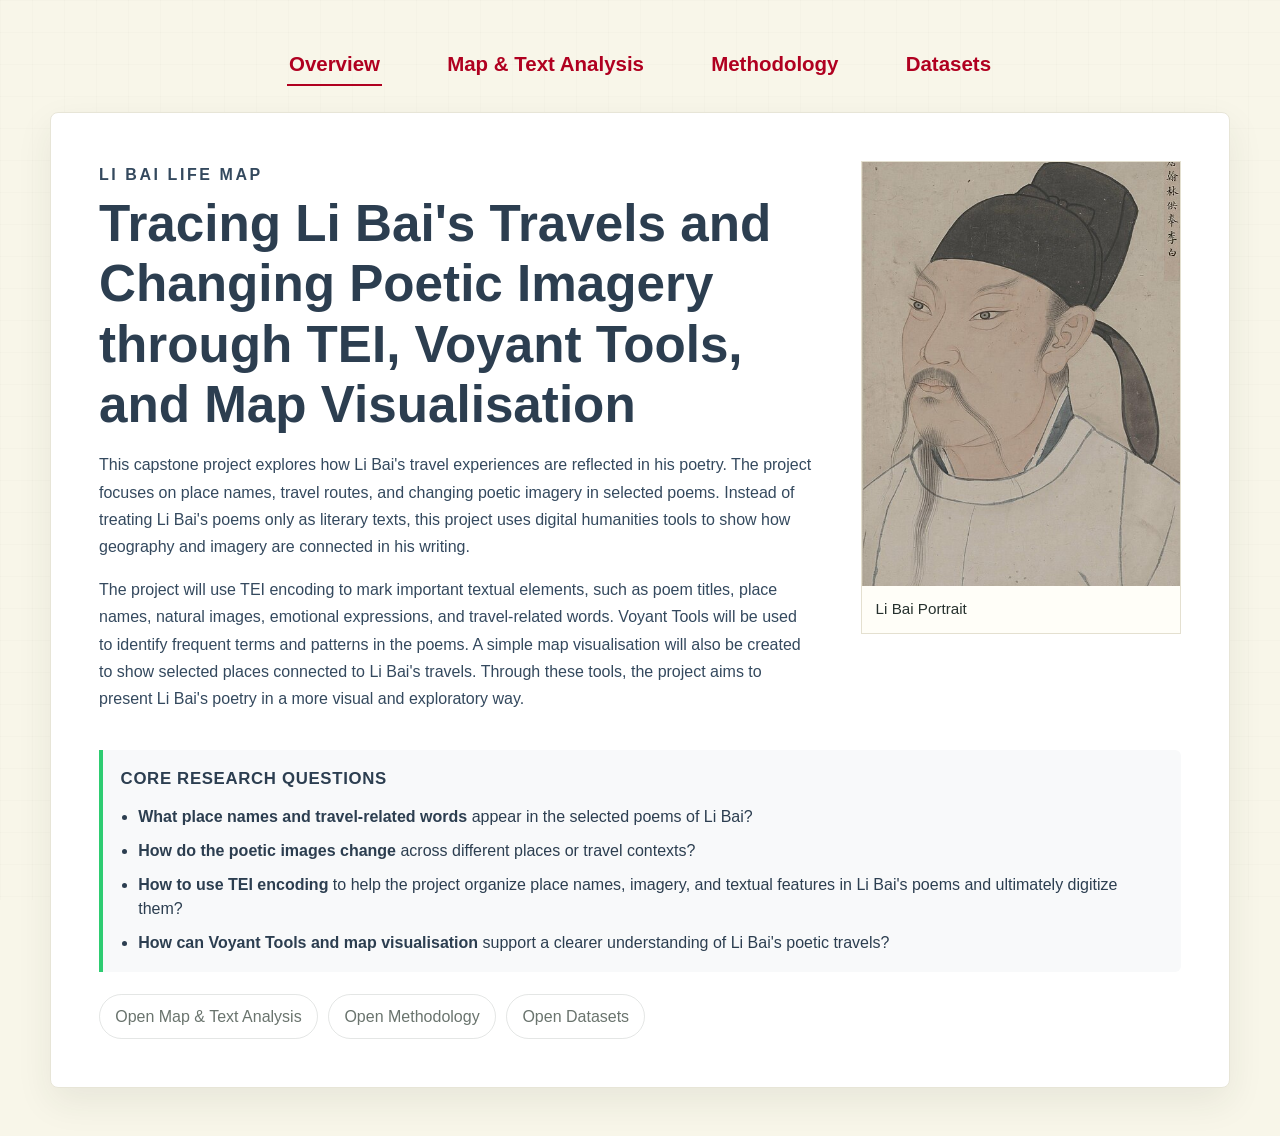
<file: index.html>
<!doctype html>
<html lang="en">
<head>
  <meta charset="utf-8">
  <meta name="viewport" content="width=device-width, initial-scale=1">
  <meta name="description" content="Project overview, Li Bai introduction, and research questions for the Li Bai Life Map.">
  <title>Li Bai Life Map</title>
  <link rel="icon" href="assets/icons/marker.svg" type="image/svg+xml">
  <link rel="stylesheet" href="css/main.css">
  <link rel="stylesheet" href="css/layout.css">
  <link rel="stylesheet" href="css/component.css">
</head>
<body data-theme="light" class="standalone-page">
  <div class="standalone-shell">
    <header class="standalone-nav">
      <a aria-current="page" href="index.html">Overview</a>
      <a href="map.html">Map & Text Analysis</a>
      <a href="methodology.html">Methodology</a>
      <a href="datasets.html">Datasets</a>
    </header>

    <main class="standalone-main">
      <section class="standalone-card overview-page">
        <div class="overview-layout">
          <article class="overview-copy">
            <p class="eyebrow">Li Bai Life Map</p>
            <h1>Tracing Li Bai's Travels and Changing Poetic Imagery through TEI, Voyant Tools, and Map Visualisation</h1>
            <p>
              This capstone project explores how Li Bai's travel experiences are reflected in his poetry. The project focuses on place names, travel routes, and changing poetic imagery in selected poems. Instead of treating Li Bai's poems only as literary texts, this project uses digital humanities tools to show how geography and imagery are connected in his writing.
            </p>
            <p>
              The project will use TEI encoding to mark important textual elements, such as poem titles, place names, natural images, emotional expressions, and travel-related words. Voyant Tools will be used to identify frequent terms and patterns in the poems. A simple map visualisation will also be created to show selected places connected to Li Bai's travels. Through these tools, the project aims to present Li Bai's poetry in a more visual and exploratory way.
            </p>
          </article>

          <figure class="overview-portrait">
            <img src="assets/images/libai-portrait.jpg" alt="Li Bai portrait">
            <figcaption>Li Bai Portrait</figcaption>
          </figure>
        </div>

        <section class="research-questions-panel" aria-labelledby="researchQuestionsTitle">
          <h2 id="researchQuestionsTitle">Core Research Questions</h2>
          <ul>
            <li><strong>What place names and travel-related words</strong> appear in the selected poems of Li Bai?</li>
            <li><strong>How do the poetic images change</strong> across different places or travel contexts?</li>
            <li><strong>How to use TEI encoding</strong> to help the project organize place names, imagery, and textual features in Li Bai's poems and ultimately digitize them?</li>
            <li><strong>How can Voyant Tools and map visualisation</strong> support a clearer understanding of Li Bai's poetic travels?</li>
          </ul>
        </section>

        <nav class="page-actions" aria-label="Page navigation">
          <a class="ghost-button" href="map.html">Open Map & Text Analysis</a>
          <a class="ghost-button" href="methodology.html">Open Methodology</a>
          <a class="ghost-button" href="datasets.html">Open Datasets</a>
        </nav>
      </section>
    </main>
  </div>
</body>
</html>
</file>
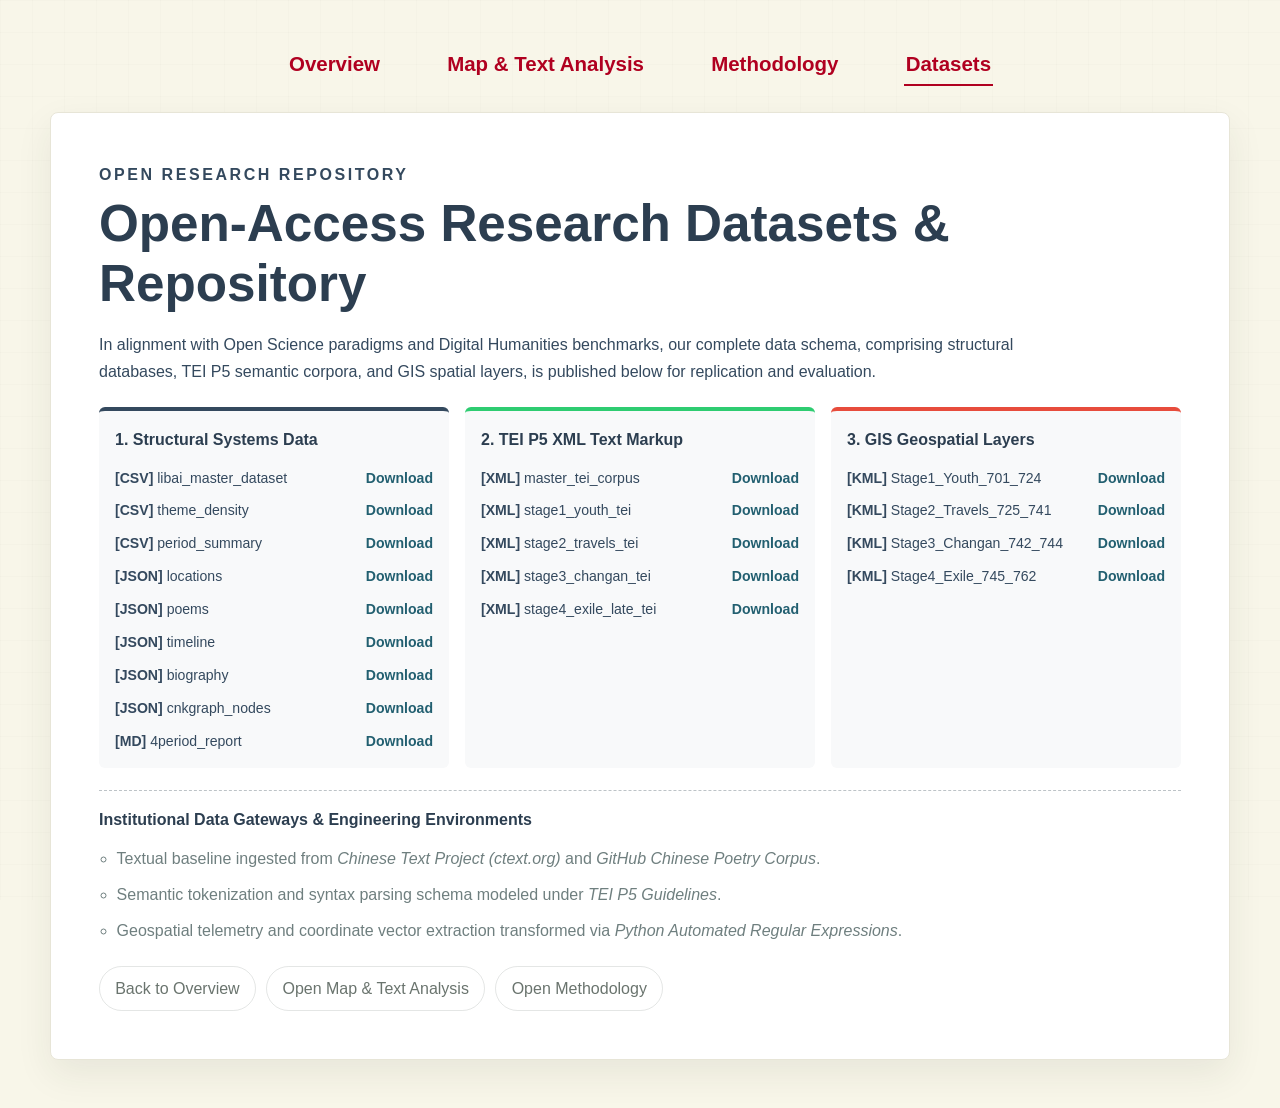
<file: datasets.html>
<!doctype html>
<html lang="en">
<head>
  <meta charset="utf-8">
  <meta name="viewport" content="width=device-width, initial-scale=1">
  <meta name="description" content="Open-access research datasets and repository for the Li Bai Life Map.">
  <title>Research Datasets | Li Bai Life Map</title>
  <link rel="icon" href="assets/icons/marker.svg" type="image/svg+xml">
  <link rel="stylesheet" href="css/main.css">
  <link rel="stylesheet" href="css/layout.css">
  <link rel="stylesheet" href="css/component.css">
</head>
<body data-theme="light" class="standalone-page">
  <div class="standalone-shell">
    <header class="standalone-nav">
      <a href="index.html">Overview</a>
      <a href="map.html">Map & Text Analysis</a>
      <a href="methodology.html">Methodology</a>
      <a aria-current="page" href="datasets.html">Datasets</a>
    </header>

    <main class="standalone-main">
      <section class="standalone-card datasets-page">
        <p class="eyebrow">Open Research Repository</p>
        <h1>Open-Access Research Datasets & Repository</h1>
        <p>
          In alignment with Open Science paradigms and Digital Humanities benchmarks, our complete data schema, comprising structural databases, TEI P5 semantic corpora, and GIS spatial layers, is published below for replication and evaluation.
        </p>

        <div class="sources-grid">
          <article class="dataset-column">
            <h2>1. Structural Systems Data</h2>
            <ul>
              <li><span><b>[CSV]</b> libai_master_dataset</span><a href="data/libai_master_dataset.csv" download>Download</a></li>
              <li><span><b>[CSV]</b> theme_density</span><a href="data/libai_4period_theme_density.csv" download>Download</a></li>
              <li><span><b>[CSV]</b> period_summary</span><a href="data/libai_4period_summary.csv" download>Download</a></li>
              <li><span><b>[JSON]</b> locations</span><a href="data/locations.json" download>Download</a></li>
              <li><span><b>[JSON]</b> poems</span><a href="data/poems.json" download>Download</a></li>
              <li><span><b>[JSON]</b> timeline</span><a href="data/timeline.json" download>Download</a></li>
              <li><span><b>[JSON]</b> biography</span><a href="data/biography.json" download>Download</a></li>
              <li><span><b>[JSON]</b> cnkgraph_nodes</span><a href="data/cnkgraph-like-libai.json" download>Download</a></li>
              <li><span><b>[MD]</b> 4period_report</span><a href="data/libai_4period_report.md" download>Download</a></li>
            </ul>
          </article>

          <article class="dataset-column tei-column">
            <h2>2. TEI P5 XML Text Markup</h2>
            <ul>
              <li><span><b>[XML]</b> master_tei_corpus</span><a href="data/libai_4period_tei_corpus.xml" download>Download</a></li>
              <li><span><b>[XML]</b> stage1_youth_tei</span><a href="data/stage1-youth_tei.xml" download>Download</a></li>
              <li><span><b>[XML]</b> stage2_travels_tei</span><a href="data/stage2-travels_tei.xml" download>Download</a></li>
              <li><span><b>[XML]</b> stage3_changan_tei</span><a href="data/stage3-changan_tei.xml" download>Download</a></li>
              <li><span><b>[XML]</b> stage4_exile_late_tei</span><a href="data/stage4-exile-late_tei.xml" download>Download</a></li>
            </ul>
          </article>

          <article class="dataset-column gis-column">
            <h2>3. GIS Geospatial Layers</h2>
            <ul>
              <li><span><b>[KML]</b> Stage1_Youth_701_724</span><a href="data/Stage1_Youth_701_724.kml" download>Download</a></li>
              <li><span><b>[KML]</b> Stage2_Travels_725_741</span><a href="data/Stage2_Travels_725_741.kml" download>Download</a></li>
              <li><span><b>[KML]</b> Stage3_Changan_742_744</span><a href="data/Stage3_Changan_742_744.kml" download>Download</a></li>
              <li><span><b>[KML]</b> Stage4_Exile_745_762</span><a href="data/Stage4_Exile_745_762.kml" download>Download</a></li>
            </ul>
          </article>
        </div>

        <section class="academic-sources">
          <h2>Institutional Data Gateways & Engineering Environments</h2>
          <ul>
            <li>Textual baseline ingested from <em>Chinese Text Project (ctext.org)</em> and <em>GitHub Chinese Poetry Corpus</em>.</li>
            <li>Semantic tokenization and syntax parsing schema modeled under <em>TEI P5 Guidelines</em>.</li>
            <li>Geospatial telemetry and coordinate vector extraction transformed via <em>Python Automated Regular Expressions</em>.</li>
          </ul>
        </section>

        <nav class="page-actions" aria-label="Page navigation">
          <a class="ghost-button" href="index.html">Back to Overview</a>
          <a class="ghost-button" href="map.html">Open Map & Text Analysis</a>
          <a class="ghost-button" href="methodology.html">Open Methodology</a>
        </nav>
      </section>
    </main>
  </div>
</body>
</html>
</file>
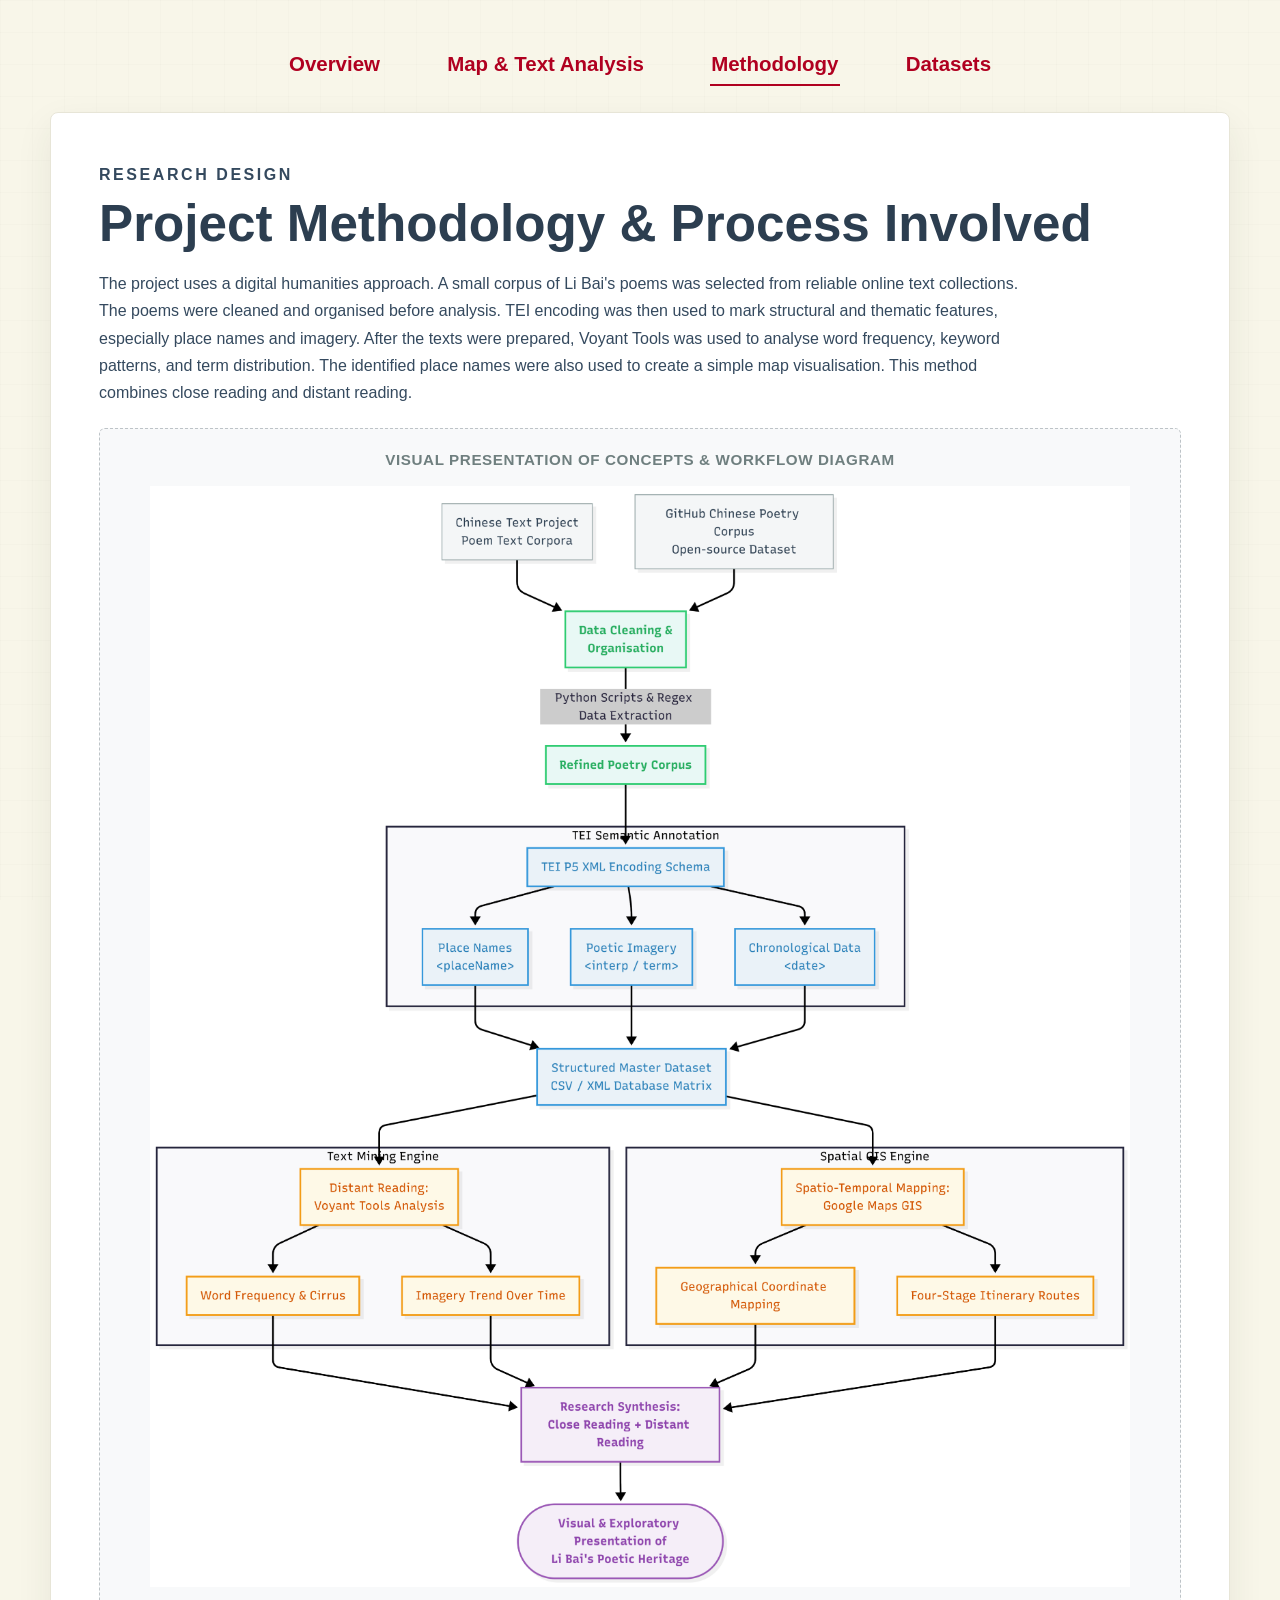
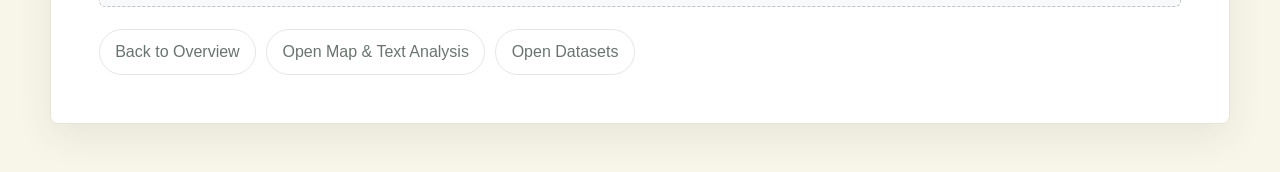
<file: methodology.html>
<!doctype html>
<html lang="en">
<head>
  <meta charset="utf-8">
  <meta name="viewport" content="width=device-width, initial-scale=1">
  <meta name="description" content="Project methodology and workflow for the Li Bai Life Map.">
  <title>Project Methodology | Li Bai Life Map</title>
  <link rel="icon" href="assets/icons/marker.svg" type="image/svg+xml">
  <link rel="stylesheet" href="css/main.css">
  <link rel="stylesheet" href="css/layout.css">
  <link rel="stylesheet" href="css/component.css">
</head>
<body data-theme="light" class="standalone-page">
  <div class="standalone-shell">
    <header class="standalone-nav">
      <a href="index.html">Overview</a>
      <a href="map.html">Map & Text Analysis</a>
      <a aria-current="page" href="methodology.html">Methodology</a>
      <a href="datasets.html">Datasets</a>
    </header>

    <main class="standalone-main">
      <section class="standalone-card methodology-page">
        <p class="eyebrow">Research Design</p>
        <h1>Project Methodology & Process Involved</h1>
        <p>
          The project uses a digital humanities approach. A small corpus of Li Bai's poems was selected from reliable online text collections. The poems were cleaned and organised before analysis. TEI encoding was then used to mark structural and thematic features, especially place names and imagery. After the texts were prepared, Voyant Tools was used to analyse word frequency, keyword patterns, and term distribution. The identified place names were also used to create a simple map visualisation. This method combines close reading and distant reading.
        </p>

        <div class="workflow-presentation">
          <h2>Visual Presentation of Concepts & Workflow Diagram</h2>
          <img src="assets/images/workflow-diagram.png" alt="Research Process Workflow Diagram">
        </div>

        <nav class="page-actions" aria-label="Page navigation">
          <a class="ghost-button" href="index.html">Back to Overview</a>
          <a class="ghost-button" href="map.html">Open Map & Text Analysis</a>
          <a class="ghost-button" href="datasets.html">Open Datasets</a>
        </nav>
      </section>
    </main>
  </div>
</body>
</html>
</file>
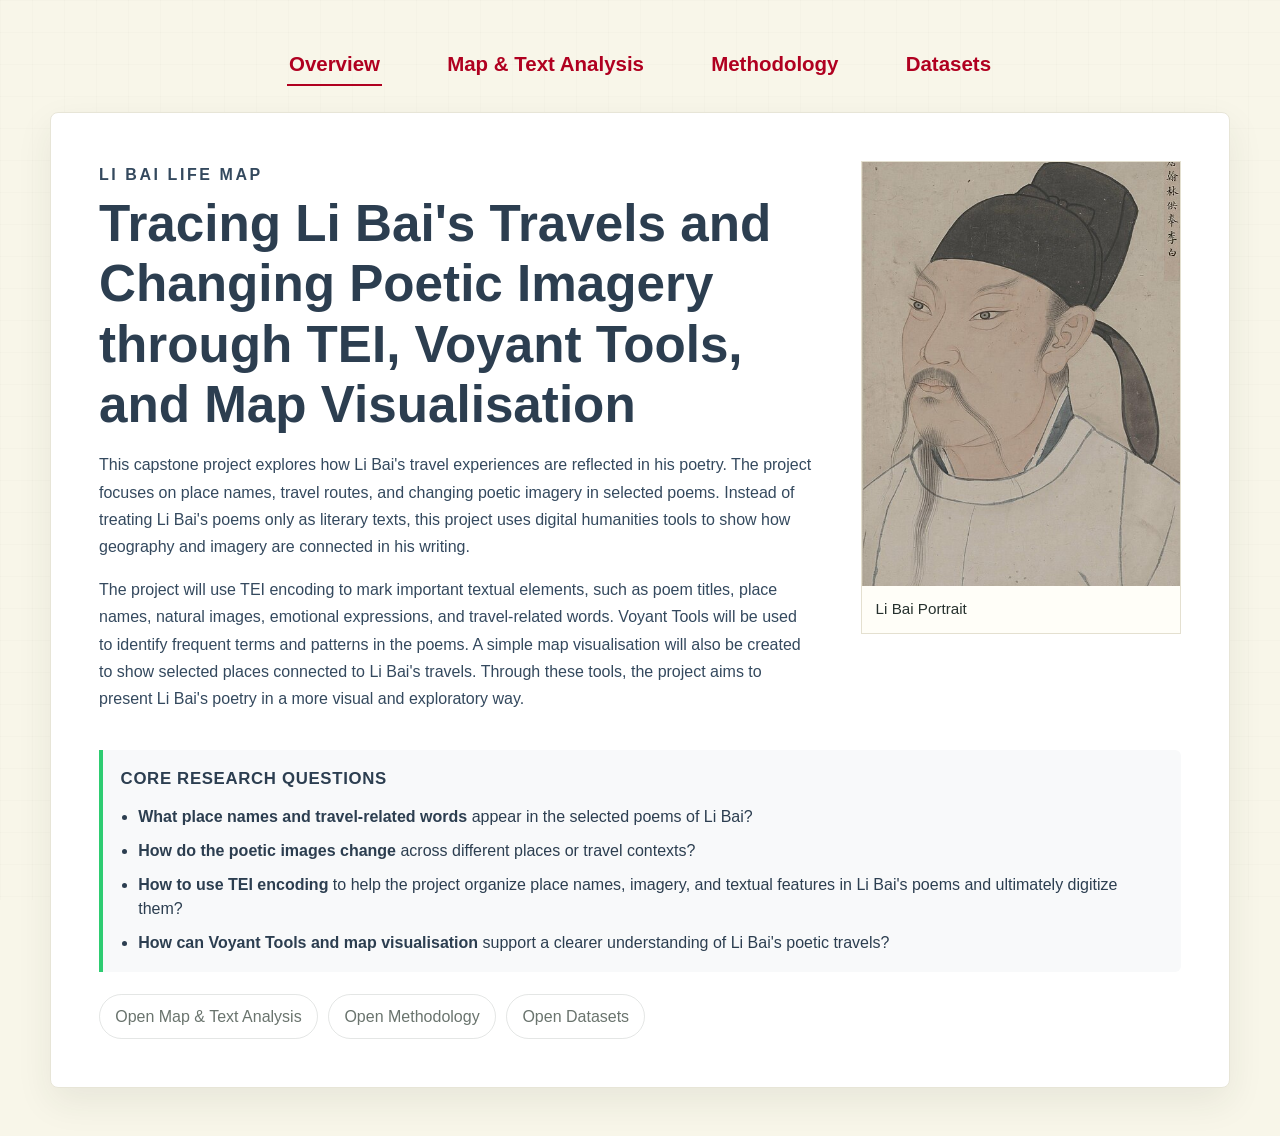
<file: overview.html>
<!doctype html>
<html lang="en">
<head>
  <meta charset="utf-8">
  <meta name="viewport" content="width=device-width, initial-scale=1">
  <meta http-equiv="refresh" content="0; url=index.html">
  <title>Overview | Li Bai Life Map</title>
  <link rel="canonical" href="index.html">
</head>
<body>
  <p><a href="index.html">Open the Li Bai Life Map overview.</a></p>
</body>
</html>
</file>
<file: css/main.css>
:root {
  color-scheme: light;
  --font-sans: "Microsoft YaHei", "PingFang SC", "Noto Sans SC", Arial, sans-serif;
  --font-serif: "STKaiti", "KaiTi", "Songti SC", serif;
  --bg: #f5f3ee;
  --bg-soft: #fbfaf7;
  --surface: rgba(255, 255, 255, 0.86);
  --surface-solid: #ffffff;
  --surface-muted: #f0eee8;
  --text: #27312f;
  --text-soft: #6a746e;
  --text-faint: #9aa29c;
  --primary: #225f70;
  --primary-strong: #164b59;
  --primary-soft: #dbecef;
  --accent: #b88746;
  --accent-soft: #f3e5cf;
  --danger: #a6523f;
  --success: #537b55;
  --border: rgba(39, 49, 47, 0.12);
  --shadow-sm: 0 8px 24px rgba(36, 45, 42, 0.08);
  --shadow-md: 0 16px 42px rgba(36, 45, 42, 0.14);
  --shadow-lg: 0 26px 80px rgba(36, 45, 42, 0.22);
  --radius-sm: 8px;
  --radius: 14px;
  --radius-lg: 24px;
  --header-height: 78px;
  --ease: cubic-bezier(0.22, 1, 0.36, 1);
}

[data-theme="dark"] {
  color-scheme: dark;
  --bg: #111817;
  --bg-soft: #15201e;
  --surface: rgba(24, 33, 31, 0.88);
  --surface-solid: #1b2624;
  --surface-muted: #263330;
  --text: #e9ece7;
  --text-soft: #b2bcb6;
  --text-faint: #808c85;
  --primary: #78b6c4;
  --primary-strong: #9cd4de;
  --primary-soft: rgba(120, 182, 196, 0.16);
  --accent: #d2a765;
  --accent-soft: rgba(210, 167, 101, 0.16);
  --danger: #d87964;
  --success: #8ebf8f;
  --border: rgba(233, 236, 231, 0.14);
  --shadow-sm: 0 8px 24px rgba(0, 0, 0, 0.2);
  --shadow-md: 0 16px 42px rgba(0, 0, 0, 0.28);
  --shadow-lg: 0 26px 80px rgba(0, 0, 0, 0.38);
}

* {
  box-sizing: border-box;
}

html {
  scroll-behavior: smooth;
}

body {
  margin: 0;
  min-width: 320px;
  background:
    radial-gradient(circle at 14% 10%, rgba(184, 135, 70, 0.13), transparent 28rem),
    radial-gradient(circle at 86% 6%, rgba(34, 95, 112, 0.14), transparent 30rem),
    linear-gradient(180deg, var(--bg-soft), var(--bg));
  color: var(--text);
  font-family: var(--font-sans);
  line-height: 1.6;
}

body::before {
  position: fixed;
  inset: 0;
  z-index: -1;
  pointer-events: none;
  content: "";
  opacity: 0.42;
  background-image:
    linear-gradient(rgba(39, 49, 47, 0.035) 1px, transparent 1px),
    linear-gradient(90deg, rgba(39, 49, 47, 0.035) 1px, transparent 1px);
  background-size: 32px 32px;
}

a {
  color: inherit;
  text-decoration: none;
}

button,
input,
select {
  font: inherit;
}

button {
  cursor: pointer;
}

button:disabled {
  cursor: not-allowed;
  opacity: 0.58;
}

img {
  display: block;
  max-width: 100%;
}

::selection {
  color: #fff;
  background: var(--primary);
}

.eyebrow {
  margin: 0 0 0.35rem;
  color: var(--accent);
  font-size: 0.72rem;
  font-weight: 700;
  letter-spacing: 0.16em;
  text-transform: uppercase;
}

.section-heading {
  display: grid;
  gap: 0.15rem;
  margin-bottom: 1.1rem;
}

.section-heading h2,
.panel-toolbar h2 {
  margin: 0;
  font-family: var(--font-serif);
  font-size: clamp(1.45rem, 2.4vw, 2.1rem);
  letter-spacing: 0.04em;
}

.section-heading p:last-child {
  margin: 0;
  color: var(--text-soft);
}

.app-shell {
  min-height: 100vh;
}

.site-header,
.site-footer,
.hero-panel,
.workspace-grid,
.timeline-section,
.biography-section {
  width: min(1500px, calc(100% - 32px));
  margin-inline: auto;
}
</file>
<file: css/layout.css>
.site-header {
  position: sticky;
  top: 12px;
  z-index: 50;
  display: grid;
  grid-template-columns: auto 1fr auto;
  gap: 1.25rem;
  align-items: center;
  height: var(--header-height);
  margin-top: 12px;
  padding: 0.75rem 1rem;
  border: 1px solid var(--border);
  border-radius: var(--radius-lg);
  background: var(--surface);
  box-shadow: var(--shadow-sm);
  backdrop-filter: blur(18px);
}

.brand {
  display: inline-flex;
  gap: 0.75rem;
  align-items: center;
  min-width: max-content;
}

.brand-mark {
  display: grid;
  width: 48px;
  height: 48px;
  place-items: center;
  border: 1px solid rgba(184, 135, 70, 0.46);
  border-radius: 16px;
  color: #fff;
  background: linear-gradient(135deg, var(--primary), var(--accent));
  box-shadow: inset 0 1px 0 rgba(255, 255, 255, 0.24);
  font-family: var(--font-serif);
  font-size: 1.6rem;
}

.brand-text {
  display: grid;
  line-height: 1.2;
}

.brand-text strong {
  font-family: var(--font-serif);
  font-size: 1.2rem;
  letter-spacing: 0.08em;
}

.brand-text small {
  color: var(--text-soft);
  font-size: 0.75rem;
}

.top-nav {
  display: flex;
  justify-content: center;
  gap: 0.4rem;
}

.top-nav a {
  padding: 0.55rem 0.85rem;
  border-radius: 999px;
  color: var(--text-soft);
  transition: color 180ms var(--ease), background 180ms var(--ease);
}

.top-nav a:hover {
  color: var(--primary-strong);
  background: var(--primary-soft);
}

.header-actions,
.hero-actions,
.toolbar-group {
  display: flex;
  gap: 0.65rem;
  align-items: center;
}

.main-view {
  display: grid;
  gap: 1rem;
  padding-block: 1rem 2rem;
}

.hero-panel {
  display: grid;
  grid-template-columns: minmax(0, 1fr) 390px;
  gap: 1rem;
  align-items: stretch;
}

.hero-copy,
.summary-card,
.timeline-section,
.biography-section {
  border: 1px solid var(--border);
  border-radius: var(--radius-lg);
  background: var(--surface);
  box-shadow: var(--shadow-sm);
  backdrop-filter: blur(18px);
}

.hero-copy {
  position: relative;
  overflow: hidden;
  min-height: 260px;
  padding: clamp(1.3rem, 3vw, 2.2rem);
}

.hero-copy::after {
  position: absolute;
  right: -7rem;
  bottom: -11rem;
  width: 28rem;
  height: 28rem;
  border-radius: 50%;
  content: "";
  background: radial-gradient(circle, rgba(184, 135, 70, 0.20), transparent 62%);
}

.hero-copy h1 {
  position: relative;
  z-index: 1;
  max-width: 760px;
  margin: 0;
  font-family: var(--font-serif);
  font-size: clamp(2rem, 5vw, 4.5rem);
  line-height: 1.1;
  letter-spacing: 0.06em;
}

.hero-intro {
  position: relative;
  z-index: 1;
  max-width: 740px;
  margin: 1rem 0 1.4rem;
  color: var(--text-soft);
  font-size: 1rem;
}

.summary-card {
  padding: 1.1rem;
}

.workspace-grid {
  display: grid;
  grid-template-columns: 76px minmax(0, 1fr) 420px;
  gap: 1rem;
  align-items: start;
}

.left-rail {
  position: sticky;
  top: calc(var(--header-height) + 28px);
  display: grid;
  gap: 0.65rem;
  padding: 0.65rem;
  border: 1px solid var(--border);
  border-radius: var(--radius-lg);
  background: var(--surface);
  box-shadow: var(--shadow-sm);
  backdrop-filter: blur(18px);
}

.map-column,
.detail-column {
  min-width: 0;
}

.detail-column {
  position: sticky;
  top: calc(var(--header-height) + 28px);
  display: grid;
  gap: 1rem;
}

.timeline-section,
.biography-section {
  padding: clamp(1rem, 2.4vw, 1.5rem);
}

.timeline-tools {
  display: grid;
  grid-template-columns: minmax(260px, 420px) 1fr;
  gap: 1rem;
  align-items: center;
  margin-bottom: 1rem;
}

.chapter-grid {
  display: grid;
  grid-template-columns: repeat(5, minmax(0, 1fr));
  gap: 0.85rem;
}

.site-footer {
  display: flex;
  justify-content: space-between;
  gap: 1rem;
  padding: 1rem 0 1.8rem;
  color: var(--text-soft);
  font-size: 0.85rem;
}

@media (max-width: 1180px) {
  .workspace-grid {
    grid-template-columns: 64px minmax(0, 1fr);
  }

  .detail-column {
    position: static;
    grid-column: 2;
  }

  .chapter-grid {
    grid-template-columns: repeat(3, minmax(0, 1fr));
  }
}

.chronicle-shell {
  min-height: 100vh;
  overflow: visible;
  background: #faf9ed;
}

.breadcrumb-bar {
  display: flex;
  gap: clamp(1.4rem, 5vw, 5rem);
  align-items: center;
  justify-content: center;
  min-height: 96px;
  padding: 0 1.5rem;
  border-bottom: 1px solid #f0ece2;
  background: #fff;
  color: #b00020;
  font-size: clamp(1rem, 1.8vw, 1.28rem);
  font-weight: 700;
  overflow-x: auto;
  white-space: nowrap;
}

.breadcrumb-bar a {
  position: relative;
  padding: 0.8rem 0.1rem;
  color: #b00020;
  font-weight: 700;
  text-decoration: none;
}

.breadcrumb-bar a::after {
  content: "";
  position: absolute;
  left: 0;
  right: 0;
  bottom: 0.48rem;
  height: 2px;
  background: currentColor;
  opacity: 0;
  transform: scaleX(0.5);
  transition: opacity 180ms var(--ease), transform 180ms var(--ease);
}

.breadcrumb-bar a:hover::after,
.breadcrumb-bar a:focus-visible::after,
.breadcrumb-bar a[aria-current="page"]::after {
  opacity: 1;
  transform: scaleX(1);
}

.breadcrumb-bar a[aria-current="page"] {
  color: #8f001c;
}

.breadcrumb-bar sub,
.breadcrumb-bar .muted {
  color: #7d8990;
  font-weight: 400;
}

.theme-mini {
  margin-left: 0;
  border-color: #ead7dc;
  color: #b00020;
  background: #fff;
}

.breadcrumb-bar .theme-mini + .theme-mini {
  margin-left: calc(clamp(1.4rem, 5vw, 5rem) * -0.8);
}

.chronicle-shell > .methodology-module,
.chronicle-shell > .sources-module {
  display: none;
}

.chronicle-view {
  display: grid;
  grid-template-columns: minmax(0, 1fr) 420px;
  gap: 18px;
  align-items: start;
  width: min(1720px, calc(100% - 32px));
  margin: 0 auto;
  padding: 18px 0 32px;
  background: #fbfaee;
}

.module-block {
  position: relative;
  min-width: 0;
  isolation: isolate;
}

.poet-intro {
  z-index: 20;
  display: grid;
  grid-template-columns: minmax(0, 1fr) 260px;
  gap: 1.2rem;
  grid-column: 1;
  grid-row: 1;
  align-items: start;
  padding: 1.1rem 1.2rem;
  border: 1px solid #e7e5d7;
  background: #fffef8;
}

.poet-copy {
  color: #1f2d2b;
  font-size: 1.05rem;
  line-height: 2.05;
}

.poet-copy h1 {
  margin: 0 0 0.45rem;
  color: #1f2d2b;
  font-family: "KaiTi", "STKaiti", serif;
  font-size: 2.2rem;
  letter-spacing: 0.08em;
}

.poet-copy p {
  margin: 0 0 0.72rem;
  text-indent: 2em;
}

.poet-portrait {
  margin: 0;
  border: 1px solid #e2ddca;
  background: #f7f0d8;
}

.poet-portrait img {
  width: 100%;
  aspect-ratio: 3 / 4;
  object-fit: cover;
  object-position: center top;
}

.poet-portrait figcaption {
  padding: 0.55rem 0.7rem;
  border-top: 1px solid #e2ddca;
  color: #3e4742;
  background: #fffef8;
  font-size: 0.95rem;
}

.map-module {
  z-index: 10;
  display: block;
  grid-column: 1;
  grid-row: 2;
  min-height: 520px;
  overflow: hidden;
  border: 1px solid #e7e5d7;
  background: #fbfaee;
}

.vertical-brand {
  position: relative;
  display: grid;
  justify-items: center;
  align-content: start;
  padding-top: 28px;
  background: #fbfaee;
}

.hamburger-button {
  position: relative;
  display: grid;
  gap: 7px;
  width: 66px;
  height: 50px;
  margin-bottom: 24px;
  padding: 11px 16px;
  border: 1px solid #e7e7dc;
  border-radius: 6px;
  background: #fffef7;
  box-shadow: 0 1px 2px rgba(0, 0, 0, 0.04);
}

.hamburger-button::before {
  position: absolute;
  top: -6px;
  left: 10px;
  width: 10px;
  height: 10px;
  border-radius: 50%;
  content: "";
  background: #df2c4d;
}

.hamburger-button span {
  display: block;
  width: 32px;
  height: 2px;
  background: #777b77;
}

.vertical-title {
  display: grid;
  justify-items: center;
  color: #161a17;
}

.vertical-title span {
  writing-mode: vertical-rl;
  font-family: "STXingkai", "KaiTi", "STKaiti", serif;
  font-size: 3.1rem;
  font-weight: 700;
  letter-spacing: 0.18em;
  line-height: 1.08;
}

.vertical-title small {
  margin-top: 1rem;
  writing-mode: vertical-rl;
  color: #505852;
  font-family: "KaiTi", serif;
  font-size: 1.15rem;
  letter-spacing: 0.16em;
}

.vertical-title i {
  display: grid;
  width: 22px;
  height: 22px;
  margin-top: 0.35rem;
  place-items: center;
  border: 1px solid #d65454;
  color: #d65454;
  font-family: "KaiTi", serif;
  font-size: 0.8rem;
  font-style: normal;
}

.map-stage {
  min-width: 0;
  height: clamp(520px, 58vh, 720px);
  overflow: hidden;
}

.screenshot-map-shell {
  height: 100%;
  min-height: 0;
  border: 0;
  border-radius: 0;
  box-shadow: none;
}

.life-panel {
  position: sticky;
  top: 72px;
  z-index: 30;
  display: grid;
  grid-template-rows: auto auto auto 1fr;
  gap: 0.7rem;
  grid-column: 2;
  grid-row: 1 / 4;
  min-width: 0;
  height: calc(100vh - 96px);
  max-height: 820px;
  padding: 24px 16px 24px 20px;
  overflow: hidden;
  border: 1px solid #e7e5d7;
  background: #fbfaee;
}

.life-panel h2 {
  margin: 0;
  font-size: 1.16rem;
}

.life-search input {
  width: 100%;
  height: 38px;
  padding: 0 0.8rem;
  border: 1px solid #e3e3d8;
  border-radius: 4px;
  background: #fff;
}

.compact-filters {
  max-height: 66px;
  overflow: auto;
}

.data-dock {
  display: none;
}

.chronicle-footer {
  z-index: 20;
  grid-column: 1;
  grid-row: 3;
  min-height: 520px;
  padding: 0.85rem;
  border: 1px solid #e7e5d7;
  color: #7a8586;
  background: #fbfaee;
  font-size: 0.95rem;
  overflow: visible;
}

.home-page > .app-shell > .methodology-module,
.home-page > .app-shell > .sources-module {
  display: none;
}

.page-nav-module {
  grid-column: 1 / -1;
  display: grid;
  gap: 1rem;
  padding: 1.25rem;
  border: 1px solid #e7e5d7;
  background: #fffef8;
}

.page-nav-module h2 {
  margin: 0;
  color: #26312e;
  font-size: 1.2rem;
}

.jump-card-grid {
  display: grid;
  grid-template-columns: repeat(2, minmax(0, 1fr));
  gap: 0.85rem;
}

.jump-card {
  display: grid;
  gap: 0.35rem;
  min-height: 130px;
  padding: 1rem;
  border: 1px solid #dfe5dc;
  border-left: 4px solid #159447;
  border-radius: 6px;
  color: #26312e;
  background: #ffffff;
  text-decoration: none;
  transition: transform 180ms var(--ease), border-color 180ms var(--ease), box-shadow 180ms var(--ease);
}

.jump-card:hover {
  transform: translateY(-2px);
  border-color: #159447;
  box-shadow: 0 10px 24px rgba(22, 50, 42, 0.08);
}

.jump-card span {
  color: #159447;
  font-size: 0.78rem;
  font-weight: 700;
  letter-spacing: 0.06em;
  text-transform: uppercase;
}

.jump-card strong {
  font-size: clamp(1.05rem, 2vw, 1.45rem);
  line-height: 1.2;
}

.jump-card small {
  color: #6f7f7f;
  line-height: 1.45;
}

.standalone-page {
  min-height: 100vh;
  background: #f8f6e9;
}

.standalone-shell {
  width: min(100% - 32px, 1180px);
  margin: 0 auto;
  padding: 1rem 0 3rem;
}

.standalone-nav {
  display: flex;
  align-items: center;
  justify-content: center;
  gap: clamp(1.4rem, 5vw, 5rem);
  min-height: 96px;
  color: #b00020;
  overflow-x: auto;
  white-space: nowrap;
}

.standalone-nav a {
  position: relative;
  padding: 0.8rem 0.1rem;
  color: #b00020;
  font-size: clamp(1rem, 1.8vw, 1.28rem);
  font-weight: 700;
  text-decoration: none;
}

.standalone-nav a::after {
  content: "";
  position: absolute;
  left: 0;
  right: 0;
  bottom: 0.48rem;
  height: 2px;
  background: currentColor;
  opacity: 0;
  transform: scaleX(0.5);
  transition: opacity 180ms var(--ease), transform 180ms var(--ease);
}

.standalone-nav a:hover::after,
.standalone-nav a:focus-visible::after,
.standalone-nav a[aria-current="page"]::after {
  opacity: 1;
  transform: scaleX(1);
}

.standalone-main {
  display: block;
}

.standalone-card {
  padding: clamp(1.2rem, 4vw, 3rem);
  border: 1px solid #e7e5d7;
  border-radius: 8px;
  background: #ffffff;
  box-shadow: 0 14px 36px rgba(35, 48, 43, 0.08);
}

.standalone-card h1 {
  margin: 0 0 1rem;
  color: #2c3e50;
  font-size: clamp(2rem, 5vw, 3.2rem);
  line-height: 1.18;
}

.standalone-card p {
  max-width: 920px;
  color: #34495e;
  font-size: 1rem;
  line-height: 1.7;
}

.overview-layout {
  display: grid;
  grid-template-columns: minmax(0, 1fr) minmax(220px, 320px);
  gap: clamp(1.2rem, 4vw, 3rem);
  align-items: start;
}

.overview-copy h1 {
  max-width: 920px;
}

.overview-portrait {
  margin: 0;
  border: 1px solid #e4e0d0;
  background: #fffef8;
}

.overview-portrait img {
  display: block;
  width: 100%;
  aspect-ratio: 3 / 4;
  object-fit: cover;
}

.overview-portrait figcaption {
  padding: 0.7rem 0.85rem;
  color: #26312e;
  font-size: 0.95rem;
}

.research-questions-panel {
  margin-top: 1.4rem;
  padding: 1rem 1.1rem;
  border-left: 4px solid #2ecc71;
  border-radius: 0 6px 6px 0;
  background: #f8f9fa;
}

.research-questions-panel h2 {
  margin: 0 0 0.75rem;
  color: #2c3e50;
  font-size: 1.05rem;
  letter-spacing: 0.04em;
  text-transform: uppercase;
}

.research-questions-panel ul {
  display: grid;
  gap: 0.55rem;
  margin: 0;
  padding-left: 1.1rem;
  color: #2c3e50;
  line-height: 1.55;
}

.workflow-presentation {
  margin-top: 1.35rem;
  padding: 1.2rem;
  border: 1px dashed #bdc3c7;
  border-radius: 6px;
  background: #f8f9fa;
  text-align: center;
}

.workflow-presentation h2 {
  margin: 0 0 0.85rem;
  color: #6f7f7f;
  font-size: 0.95rem;
  letter-spacing: 0.04em;
  text-transform: uppercase;
}

.workflow-presentation img {
  display: block;
  width: 100%;
  max-width: 980px;
  height: auto;
  min-height: 150px;
  margin: 0 auto;
  background: #eaeded;
}

.sources-grid {
  display: grid;
  grid-template-columns: repeat(3, minmax(0, 1fr));
  gap: 1rem;
  margin-top: 1.4rem;
}

.dataset-column {
  padding: 1rem;
  border-top: 4px solid #34495e;
  border-radius: 6px;
  background: #f8f9fa;
}

.dataset-column.tei-column {
  border-top-color: #2ecc71;
}

.dataset-column.gis-column {
  border-top-color: #e74c3c;
}

.dataset-column h2,
.academic-sources h2 {
  margin: 0 0 0.85rem;
  color: #2c3e50;
  font-size: 1rem;
}

.dataset-column ul,
.academic-sources ul {
  display: grid;
  gap: 0.65rem;
  margin: 0;
  padding: 0;
  list-style: none;
}

.dataset-column li {
  display: flex;
  align-items: center;
  justify-content: space-between;
  gap: 0.75rem;
  min-width: 0;
  color: #34495e;
  font-size: 0.88rem;
}

.dataset-column li span {
  min-width: 0;
  overflow-wrap: anywhere;
}

.dataset-column a {
  flex: 0 0 auto;
  color: #225f70;
  font-weight: 700;
  text-decoration: none;
}

.academic-sources {
  margin-top: 1.35rem;
  padding-top: 1rem;
  border-top: 1px dashed #bdc3c7;
  color: #6f7f7f;
}

.academic-sources ul {
  padding-left: 1.1rem;
  list-style: circle;
  line-height: 1.6;
}

.page-actions {
  display: flex;
  flex-wrap: wrap;
  gap: 0.65rem;
  margin-top: 1.4rem;
}

.stage-switcher {
  display: grid;
  grid-template-columns: repeat(2, minmax(0, 1fr));
  gap: 0.45rem;
}

.stage-button {
  display: grid;
  gap: 0.15rem;
  padding: 0.55rem 0.65rem;
  border: 1px solid #e4e4df;
  border-radius: 4px;
  color: #26312e;
  background: #fff;
  text-align: left;
}

.stage-button strong {
  color: #159447;
}

.stage-button small {
  color: #7d8990;
}

.stage-button.active {
  border-color: #159447;
  background: #f4fff7;
  box-shadow: 0 0 0 2px rgba(21, 148, 71, 0.08) inset;
}

.theme-stat-panel {
  display: grid;
  grid-template-columns: minmax(0, 1fr);
  grid-template-rows: auto auto auto auto;
  gap: 0.75rem;
  height: auto;
}

.summary-table {
  grid-column: 1 / -1;
  grid-row: 1;
  overflow: auto;
  border: 1px solid #e4e4df;
  background: #fff;
  max-height: 230px;
}

.summary-table table {
  width: 100%;
  border-collapse: collapse;
  font-size: 0.82rem;
}

.summary-table th,
.summary-table td {
  padding: 0.35rem 0.45rem;
  border-bottom: 1px solid #eee;
  text-align: left;
  white-space: nowrap;
}

.bar-panel,
.wordcloud-panel,
.trends-panel {
  min-width: 0;
  min-height: 0;
  overflow: visible;
  border: 1px solid #e4e4df;
  background: #fff;
  padding: 0.55rem;
}

.bar-panel {
  grid-column: 1 / -1;
  grid-row: 2;
}

.wordcloud-panel {
  grid-column: 1 / -1;
  grid-row: 3;
}

.trends-panel {
  grid-column: 1 / -1;
  grid-row: 4;
}

.theme-chart {
  display: grid;
  grid-template-columns: repeat(auto-fit, minmax(360px, 1fr));
  gap: 0.7rem;
  min-height: 184px;
  max-height: none;
  min-width: 0;
  overflow: visible;
}

.theme-visuals {
  display: grid;
  grid-template-rows: auto 1fr;
  gap: 0.55rem;
  min-width: 0;
  overflow: hidden;
}

.stat-title {
  margin: 0 0 0.45rem;
  color: #26312e;
  font-size: 0.95rem;
  font-weight: 700;
}

.theme-stage-card {
  overflow: visible;
  padding: 0.5rem;
  border: 1px solid #e4e4df;
  background: #fffefb;
}

.theme-stage-card h3 {
  margin: 0 0 0.45rem;
  color: #159447;
  font-size: 0.9rem;
}

.theme-bar-row {
  display: grid;
  grid-template-columns: minmax(0, 1fr) auto;
  grid-template-areas:
    "label value"
    "track track";
  gap: 0.18rem 0.45rem;
  align-items: center;
  margin: 0.34rem 0;
  font-size: 0.76rem;
}

.theme-bar-row > span {
  grid-area: label;
  min-width: 0;
  line-height: 1.18;
  overflow-wrap: break-word;
}

.theme-bar-row > em {
  grid-area: value;
  justify-self: end;
  min-width: 42px;
  color: #7d8990;
  font-style: italic;
  text-align: right;
  white-space: nowrap;
}

.theme-bar-track {
  grid-area: track;
  display: block;
  height: 9px;
  width: 100%;
  overflow: hidden;
  border-radius: 999px;
  background: #ececec;
}

.theme-bar {
  display: block;
  height: 100%;
  border-radius: inherit;
  background: linear-gradient(90deg, #159447, #5ba7c4);
}

.theme-bar.bar-0 { background: linear-gradient(90deg, #159447, #48b77a); }
.theme-bar.bar-1 { background: linear-gradient(90deg, #0d6efd, #65a5ff); }
.theme-bar.bar-2 { background: linear-gradient(90deg, #b88746, #e4bc73); }
.theme-bar.bar-3 { background: linear-gradient(90deg, #a6523f, #d87964); }
.theme-bar.bar-4 { background: linear-gradient(90deg, #7a54a2, #b38ad9); }
.theme-bar.bar-5 { background: linear-gradient(90deg, #607d8b, #9bb6c1); }

.wordcloud-wrap {
  min-height: 0;
  overflow: hidden;
  padding: 0.5rem;
  border: 1px solid #e4e4df;
  background: #fff;
}

.wordcloud-grid {
  display: grid;
  grid-template-columns: repeat(2, minmax(0, 1fr));
  gap: 0.55rem;
  min-height: 200px;
  max-height: 320px;
  overflow: auto;
}

.wordcloud-stage-card {
  min-height: 112px;
  padding: 0.5rem;
  border: 1px solid #e8e8df;
  background: #fffefb;
}

.wordcloud-stage-card h3 {
  margin: 0 0 0.35rem;
  color: #159447;
  font-size: 0.82rem;
}

.trend-chart {
  display: grid;
  grid-template-columns: repeat(5, minmax(0, 1fr));
  gap: 0.45rem;
  min-height: 200px;
  max-height: 320px;
  overflow: auto;
}

.trend-row {
  display: grid;
  grid-template-rows: auto 1fr;
  gap: 0.45rem;
  align-items: center;
  min-height: 42px;
  padding: 0.35rem;
  border: 1px solid #e8e8df;
  background: #fffefb;
}

.trend-row strong {
  color: #159447;
  font-family: "KaiTi", "STKaiti", serif;
  font-size: 1.35rem;
  text-align: center;
}

.trend-bars {
  display: grid;
  grid-template-columns: repeat(4, minmax(0, 1fr));
  gap: 0.35rem;
  align-items: end;
  height: 82px;
}

.trend-bar-wrap {
  display: grid;
  grid-template-rows: 1fr auto;
  gap: 0.15rem;
  align-items: end;
  height: 100%;
}

.trend-bar-wrap i {
  display: block;
  width: 100%;
  min-height: 4px;
  border-radius: 4px 4px 0 0;
  background: #159447;
}

.trend-bar-wrap em {
  color: #7d8990;
  font-size: 0.68rem;
  font-style: normal;
  text-align: center;
}

.trend-bar.tone-0 { background: linear-gradient(180deg, #159447, #78c994); }
.trend-bar.tone-1 { background: linear-gradient(180deg, #0d6efd, #8ab9ff); }
.trend-bar.tone-2 { background: linear-gradient(180deg, #b88746, #e4bc73); }
.trend-bar.tone-3 { background: linear-gradient(180deg, #a6523f, #d87964); }
.trend-bar.tone-4 { background: linear-gradient(180deg, #7a54a2, #b38ad9); }
.trend-bar.tone-5 { background: linear-gradient(180deg, #607d8b, #9bb6c1); }

.wordcloud {
  display: flex;
  flex-wrap: wrap;
  gap: 0.32rem 0.72rem;
  align-content: center;
  min-height: 72px;
  overflow: hidden;
  padding: 0.2rem;
  font-family: "KaiTi", "STKaiti", serif;
}

.cloud-word {
  display: inline-block;
  line-height: 1.1;
  transform: rotate(var(--rotate, 0deg));
}

.cloud-word.tone-0 { color: #159447; --rotate: -4deg; }
.cloud-word.tone-1 { color: #0d6efd; --rotate: 3deg; }
.cloud-word.tone-2 { color: #b88746; --rotate: -2deg; }
.cloud-word.tone-3 { color: #a6523f; --rotate: 4deg; }
.cloud-word.tone-4 { color: #5f6f75; --rotate: 0deg; }
.cloud-word.tone-5 { color: #7a54a2; --rotate: -3deg; }

@media (max-width: 1280px) {
  .chronicle-view {
    grid-template-columns: minmax(0, 1fr) 360px;
  }

  .poet-intro {
    grid-template-columns: minmax(0, 1fr) 220px;
  }

  .vertical-title span {
    font-size: 2.4rem;
  }

  .theme-stat-panel {
    grid-template-columns: minmax(0, 1fr);
  }

  .theme-chart {
    grid-template-columns: repeat(auto-fit, minmax(320px, 1fr));
  }
}

@media (max-width: 960px) {
  .chronicle-shell {
    min-height: 100vh;
    overflow: visible;
  }

  .chronicle-view {
    grid-template-columns: 1fr;
    width: min(100% - 20px, 1720px);
    padding: 12px 0 24px;
  }

  .map-module,
  .poet-intro,
  .life-panel,
  .chronicle-footer {
    grid-column: auto;
    grid-row: auto;
  }

  .vertical-brand {
    display: none;
  }

  .poet-intro {
    grid-template-columns: 1fr;
  }

  .poet-portrait {
    width: min(260px, 100%);
  }

  .map-module {
    min-height: auto;
  }

  .map-stage {
    height: clamp(420px, 68vh, 640px);
  }

  .life-panel {
    position: relative;
    top: auto;
    height: auto;
    max-height: none;
  }

  .chronicle-footer {
    min-height: auto;
  }

  .theme-stat-panel {
    grid-template-columns: 1fr;
  }

  .jump-card-grid,
  .overview-layout,
  .sources-grid {
    grid-template-columns: 1fr;
  }

  .summary-table,
  .bar-panel,
  .wordcloud-panel,
  .trends-panel {
    grid-column: auto;
    grid-row: auto;
  }

  .theme-chart,
  .wordcloud-grid,
  .trend-chart {
    grid-template-columns: 1fr;
    height: auto;
    max-height: none;
  }
}

@media (max-width: 860px) {
  .site-header {
    grid-template-columns: 1fr auto;
    height: auto;
  }

  .top-nav {
    display: none;
  }

  .hero-panel,
  .workspace-grid,
  .timeline-tools {
    grid-template-columns: 1fr;
  }

  .left-rail {
    position: static;
    grid-auto-flow: column;
    overflow-x: auto;
  }

  .detail-column {
    grid-column: auto;
  }

  .chapter-grid {
    grid-template-columns: 1fr;
  }
}

@media (max-width: 560px) {
  .breadcrumb-bar,
  .standalone-nav {
    justify-content: flex-start;
    min-height: 72px;
    padding-inline: 1rem;
  }

  .site-header,
  .site-footer,
  .hero-panel,
  .workspace-grid,
  .timeline-section,
  .biography-section {
    width: min(100% - 20px, 1500px);
  }

  .header-actions {
    grid-column: 1 / -1;
    justify-content: stretch;
  }

  .header-actions > * {
    flex: 1;
  }

  .site-footer {
    display: grid;
  }
}
</file>
<file: css/component.css>
.primary-button,
.secondary-button,
.ghost-button,
.rail-button,
.tab-button,
.icon-button,
.select-control {
  border: 1px solid var(--border);
  border-radius: 999px;
  color: var(--text);
  background: var(--surface-solid);
  transition:
    transform 180ms var(--ease),
    box-shadow 180ms var(--ease),
    border-color 180ms var(--ease),
    background 180ms var(--ease),
    color 180ms var(--ease);
}

.primary-button,
.secondary-button,
.ghost-button,
.rail-button,
.tab-button {
  min-height: 40px;
  padding: 0.55rem 0.95rem;
}

.primary-button {
  border-color: transparent;
  color: #fff;
  background: linear-gradient(135deg, var(--primary), var(--primary-strong));
  box-shadow: 0 10px 24px rgba(34, 95, 112, 0.22);
}

.secondary-button {
  color: var(--primary-strong);
  background: var(--primary-soft);
}

.ghost-button {
  color: var(--text-soft);
  background: transparent;
}

.primary-button:hover,
.secondary-button:hover,
.ghost-button:hover,
.rail-button:hover,
.tab-button:hover,
.select-control:hover {
  transform: translateY(-1px);
  border-color: rgba(34, 95, 112, 0.28);
  box-shadow: var(--shadow-sm);
}

.rail-button {
  width: 100%;
  border-radius: 18px;
  writing-mode: vertical-rl;
  letter-spacing: 0.18em;
}

.rail-button.active {
  color: #fff;
  border-color: transparent;
  background: linear-gradient(180deg, var(--primary), var(--accent));
}

.select-control {
  min-height: 40px;
  padding: 0.45rem 2rem 0.45rem 0.85rem;
}

.panel-toolbar {
  display: flex;
  justify-content: space-between;
  gap: 1rem;
  align-items: center;
  min-height: 76px;
  padding: 1rem 1.1rem;
  border: 1px solid var(--border);
  border-radius: var(--radius-lg) var(--radius-lg) 0 0;
  background: var(--surface);
  box-shadow: var(--shadow-sm);
  backdrop-filter: blur(18px);
}

.info-card,
.tab-card,
.chapter-card {
  border: 1px solid var(--border);
  border-radius: var(--radius-lg);
  background: var(--surface);
  box-shadow: var(--shadow-sm);
  backdrop-filter: blur(18px);
}

.place-card {
  overflow: hidden;
}

.place-visual {
  position: relative;
  min-height: 150px;
  padding: 1rem;
  color: #fff;
  background:
    linear-gradient(135deg, rgba(34, 95, 112, 0.88), rgba(184, 135, 70, 0.72)),
    radial-gradient(circle at 80% 10%, rgba(255, 255, 255, 0.28), transparent 14rem);
}

.place-visual img {
  position: absolute;
  inset: 0;
  width: 100%;
  height: 100%;
  object-fit: cover;
  opacity: 0.26;
  mix-blend-mode: screen;
}

.place-visual h3 {
  position: relative;
  z-index: 1;
  margin: 0;
  font-family: var(--font-serif);
  font-size: 2rem;
  letter-spacing: 0.08em;
}

.place-visual small,
.place-visual p {
  position: relative;
  z-index: 1;
}

.place-body {
  display: grid;
  gap: 0.8rem;
  padding: 1rem;
}

.place-body p {
  margin: 0;
}

.mini-line {
  margin: 0.25rem 0 0;
  color: var(--text-soft);
  font-size: 0.88rem;
}

.poem-inline {
  display: inline-flex;
  margin: 0.35rem 0.35rem 0 0;
  padding: 0.25rem 0.55rem;
  border: 1px solid var(--border);
  border-radius: 999px;
  color: var(--primary-strong);
  background: var(--primary-soft);
}

.metric-row {
  display: grid;
  grid-template-columns: repeat(3, 1fr);
  gap: 0.6rem;
}

.metric {
  padding: 0.75rem;
  border: 1px solid var(--border);
  border-radius: var(--radius);
  background: var(--surface-muted);
}

.metric strong {
  display: block;
  color: var(--primary-strong);
  font-size: 1.2rem;
}

.metric span {
  color: var(--text-soft);
  font-size: 0.78rem;
}

.tab-card {
  overflow: hidden;
}

.tab-list {
  display: grid;
  grid-template-columns: repeat(3, 1fr);
  padding: 0.55rem;
  border-bottom: 1px solid var(--border);
  background: var(--surface-muted);
}

.tab-button {
  border-color: transparent;
  background: transparent;
}

.tab-button.active {
  color: #fff;
  background: var(--primary);
}

.tab-panel {
  display: none;
  max-height: 440px;
  overflow: auto;
  padding: 1rem;
}

.tab-panel.active {
  display: grid;
  gap: 0.75rem;
}

.poem-card,
.bio-card,
.relation-card,
.drawer-item {
  display: grid;
  gap: 0.35rem;
  padding: 0.85rem;
  border: 1px solid var(--border);
  border-radius: var(--radius);
  background: var(--surface-solid);
  transition: transform 180ms var(--ease), border-color 180ms var(--ease), background 180ms var(--ease);
}

.poem-card:hover,
.bio-card:hover,
.relation-card:hover,
.drawer-item:hover {
  transform: translateY(-2px);
  border-color: rgba(184, 135, 70, 0.5);
}

.poem-card.active,
.bio-card.active,
.drawer-item.active {
  border-color: var(--accent);
  background: var(--accent-soft);
}

.poem-card h4,
.bio-card h4,
.relation-card h4,
.chapter-card h3 {
  margin: 0;
  font-family: var(--font-serif);
  letter-spacing: 0.04em;
}

.poem-card blockquote {
  margin: 0;
  color: var(--text-soft);
  font-family: var(--font-serif);
}

.tag-row {
  display: flex;
  flex-wrap: wrap;
  gap: 0.35rem;
}

.tag,
.type-chip {
  display: inline-flex;
  align-items: center;
  min-height: 24px;
  padding: 0.15rem 0.55rem;
  border: 1px solid var(--border);
  border-radius: 999px;
  color: var(--text-soft);
  background: var(--surface-muted);
  font-size: 0.76rem;
}

.filter-chips {
  display: flex;
  flex-wrap: wrap;
  gap: 0.45rem;
}

.type-chip {
  cursor: pointer;
}

.type-chip.active {
  color: #fff;
  border-color: transparent;
  background: var(--primary);
}

.search-box {
  display: grid;
  gap: 0.3rem;
  color: var(--text-soft);
  font-size: 0.82rem;
}

.search-box input {
  width: 100%;
  min-height: 42px;
  padding: 0.55rem 0.85rem;
  border: 1px solid var(--border);
  border-radius: 999px;
  color: var(--text);
  background: var(--surface-solid);
  outline: none;
  transition: border-color 180ms var(--ease), box-shadow 180ms var(--ease);
}

.search-box input:focus {
  border-color: var(--primary);
  box-shadow: 0 0 0 4px var(--primary-soft);
}

.drawer {
  position: fixed;
  inset: 0;
  z-index: 80;
  pointer-events: none;
}

.drawer.open {
  pointer-events: auto;
}

.drawer-backdrop,
.modal-backdrop {
  position: absolute;
  inset: 0;
  background: rgba(13, 18, 17, 0.38);
  opacity: 0;
  transition: opacity 220ms var(--ease);
}

.drawer.open .drawer-backdrop,
.modal.open .modal-backdrop {
  opacity: 1;
}

.drawer-panel {
  position: absolute;
  top: 0;
  bottom: 0;
  left: 0;
  width: min(420px, 92vw);
  padding: 1rem;
  background: var(--surface-solid);
  box-shadow: var(--shadow-lg);
  transform: translateX(-104%);
  transition: transform 260ms var(--ease);
}

.drawer.open .drawer-panel {
  transform: translateX(0);
}

.drawer-header,
.modal-card {
  border-bottom: 1px solid var(--border);
}

.drawer-header {
  display: flex;
  justify-content: space-between;
  align-items: center;
  padding-bottom: 0.8rem;
}

.drawer-header h2 {
  margin: 0;
  font-family: var(--font-serif);
}

.drawer-body {
  display: grid;
  gap: 1rem;
  padding-top: 1rem;
}

.drawer-block h3 {
  margin: 0 0 0.6rem;
}

.drawer-list {
  display: grid;
  gap: 0.55rem;
  max-height: calc(100vh - 220px);
  overflow: auto;
}

.icon-button {
  display: grid;
  width: 38px;
  height: 38px;
  place-items: center;
  padding: 0;
  font-size: 1.35rem;
}

.modal {
  position: fixed;
  inset: 0;
  z-index: 90;
  display: grid;
  place-items: center;
  pointer-events: none;
}

.modal.open {
  pointer-events: auto;
}

.modal-card {
  position: relative;
  z-index: 1;
  width: min(560px, calc(100vw - 32px));
  padding: 1.3rem;
  border: 1px solid var(--border);
  border-radius: var(--radius-lg);
  background: var(--surface-solid);
  box-shadow: var(--shadow-lg);
  opacity: 0;
  transform: translateY(20px) scale(0.98);
  transition: opacity 220ms var(--ease), transform 220ms var(--ease);
}

.modal.open .modal-card {
  opacity: 1;
  transform: translateY(0) scale(1);
}

.modal-close {
  position: absolute;
  top: 0.75rem;
  right: 0.75rem;
}

.modal-card h2 {
  margin: 0 2.8rem 0.4rem 0;
  font-family: var(--font-serif);
  font-size: 1.8rem;
}

.modal-meta {
  color: var(--text-soft);
}

.modal-card blockquote {
  margin: 1rem 0;
  padding: 1rem;
  border-left: 4px solid var(--accent);
  border-radius: var(--radius);
  background: var(--accent-soft);
  font-family: var(--font-serif);
  font-size: 1.25rem;
}

.chapter-card {
  display: grid;
  gap: 0.55rem;
  padding: 1rem;
}

.chapter-card p {
  margin: 0;
  color: var(--text-soft);
  font-size: 0.92rem;
}

.chapter-locations {
  color: var(--primary-strong);
  font-size: 0.82rem;
}

.data-source {
  margin-bottom: 0;
  color: var(--text-faint);
  font-size: 0.78rem;
}

.summary-card h2 {
  margin: 0 0 0.75rem;
  font-family: var(--font-serif);
}

.summary-card h2 small {
  display: block;
  color: var(--text-soft);
  font-family: var(--font-sans);
  font-size: 0.82rem;
  font-weight: 400;
}

@media (max-width: 860px) {
  .rail-button {
    writing-mode: horizontal-tb;
    letter-spacing: 0;
  }

  .panel-toolbar,
  .toolbar-group {
    align-items: stretch;
    flex-direction: column;
  }

  .metric-row {
    grid-template-columns: 1fr;
  }
}
</file>
